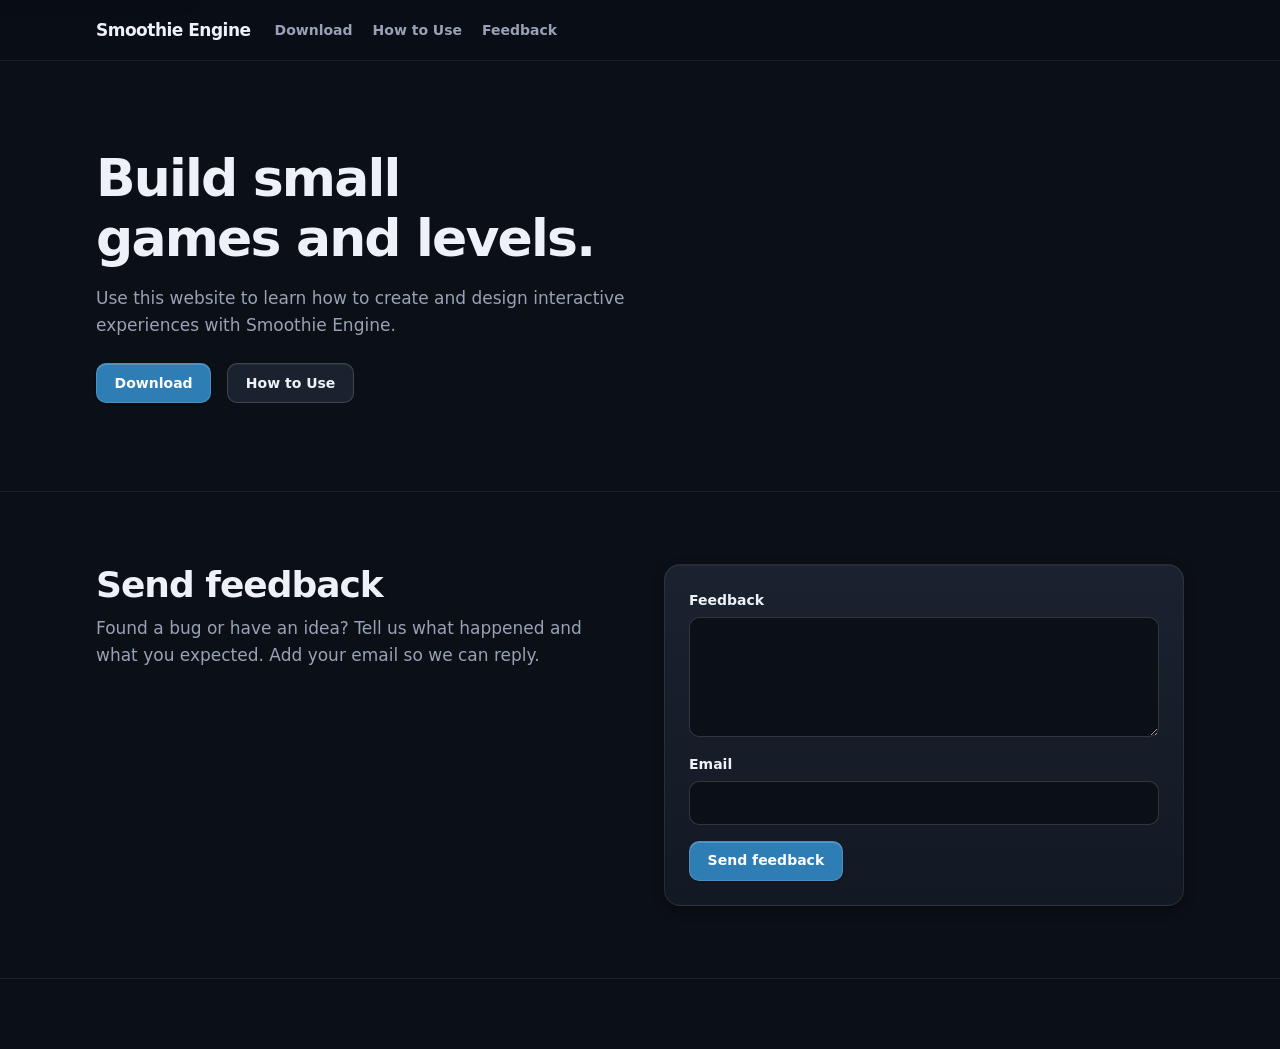
<file: index.html>
<!DOCTYPE html>
<html lang="en">
<head>
  <meta charset="UTF-8">
  <meta name="viewport" content="width=device-width, initial-scale=1">
  <title>Smoothie Engine</title>
  <meta name="description" content="Learn how to build small games and levels with Smoothie Engine.">
  <link rel="stylesheet" href="style.css">
  <style>
    .hero {
      position: relative;
      overflow: hidden;
    }

    .hero .container {
      position: relative;
      z-index: 1;
    }

    .bg-gif {
      position: absolute;
      top: 0;
      right: 0;
      bottom: -40px;
      width: 55%;
      transform: translate(0, -15%);
      object-fit: cover;
      object-position: center right;
      pointer-events: none;
      -webkit-mask-image: linear-gradient(to left, #000 35%, transparent 100%);
      mask-image: linear-gradient(to left, #000 35%, transparent 100%);
    }

    .bg-gif { display: none; }

      @media (min-width: 2160px) {
      .bg-gif { display: block; }
    }
  </style>
  <link rel="icon" type="image/png" href="Smoothie_Engine_Icon.png">
</head>
<body>

  <a class="skip-link" href="#main">Skip to content</a>

  <header class="site-header">
    <div class="container header-inner">
      <a class="brand" href="index.html">Smoothie Engine</a>
      <nav aria-label="Main">
        <ul class="nav-list">
          <li><a href="download.html">Download</a></li>
          <li><a href="wiki.html">How to Use</a></li>
          <li><a href="#feedback">Feedback</a></li>
        </ul>
      </nav>
    </div>
  </header>

  <main id="main">

    <section class="hero">
      <video class="bg-gif" muted loop playsinline preload="none" aria-hidden="true" data-src="Start.mp4"></video>
      <div class="container">
        <h1>Build small games and levels.</h1>
        <p class="lead">Use this website to learn how to create and design interactive experiences with Smoothie Engine.</p>
        <div class="button-row">
          <a class="button" href="download.html">Download</a>
          <a class="button button-secondary" href="wiki.html">How to Use</a>
        </div>
      </div>
    </section>

    <section class="section" id="feedback">
      <div class="container split">
        <div>
          <h2>Send feedback</h2>
          <p class="section-intro">Found a bug or have an idea? Tell us what happened and what you expected. Add your email so we can reply.</p>
        </div>

        <div class="card card-white">
          <form id="feedback-form" class="feedback-form" novalidate>
            <div class="field">
              <label for="f-message">Feedback</label>
              <textarea id="f-message" name="message" required></textarea>
            </div>

            <div class="field">
              <label for="f-email">Email</label>
              <input id="f-email" name="email" type="email" autocomplete="email" required>
            </div>

            <div class="hp" aria-hidden="true">
              <label for="f-website">Leave this empty</label>
              <input id="f-website" name="website" type="text" tabindex="-1" autocomplete="off">
            </div>

            <div class="form-footer">
              <button class="button" type="submit">Send feedback</button>
              <p id="form-status" class="form-status" role="status" aria-live="polite"></p>
            </div>
          </form>
        </div>
      </div>
    </section>

  </main>

  <footer class="site-footer">
    <div class="container footer-inner">
      <ul class="nav-list">
        <li><a href="#"></a></li>
        <li><a href="#"></a></li>
      </ul>
    </div>
  </footer>

  <script>
(function () {
  const video = document.querySelector(".bg-gif");
  const wide = window.matchMedia("(min-width: 1100px)");
  if (!video) return;

  function update() {
    if (wide.matches) {
      if (!video.querySelector("source")) {
        const s = document.createElement("source");
        s.src = video.dataset.src;
        s.type = "video/mp4";
        video.appendChild(s);
        video.load();
      }
      video.play().catch(() => {});
    } else {
      video.pause();
    }
  }

  update();
  wide.addEventListener("change", update);
})();
</script>

</body>
</html>
</file>
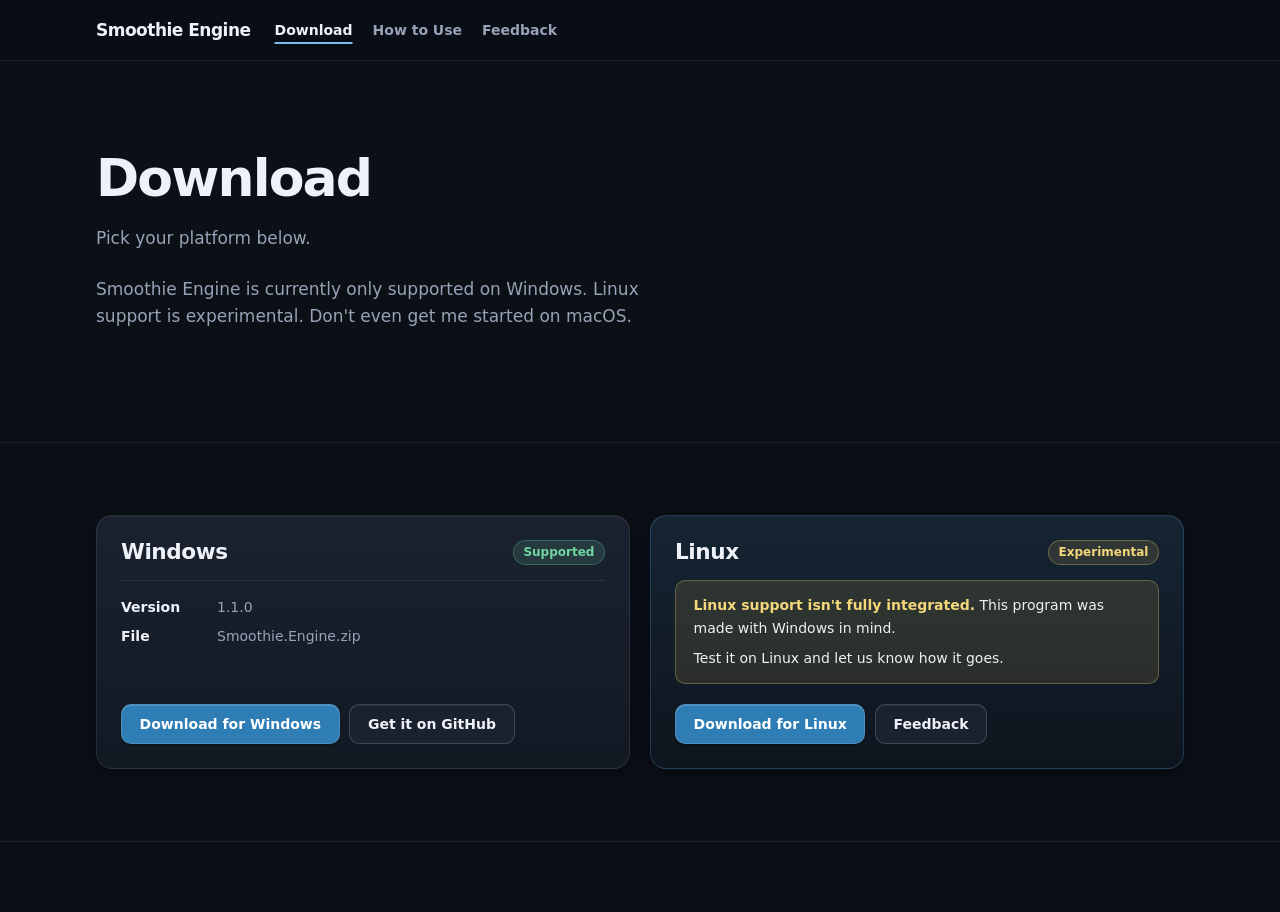
<file: download.html>
<!DOCTYPE html>
<html lang="en">
<head>
  <meta charset="UTF-8">
  <meta name="viewport" content="width=device-width, initial-scale=1">
  <title>Download - Smoothie Engine</title>
  <meta name="description" content="Download Smoothie Engine.">
  <link rel="stylesheet" href="style.css">
  <link rel="icon" type="image/png" href="Smoothie_Engine_Icon.png">
</head>
<body>

  <a class="skip-link" href="#main">Skip to content</a>

  <header class="site-header">
    <div class="container header-inner">
      <a class="brand" href="index.html">Smoothie Engine</a>
      <nav aria-label="Main">
        <ul class="nav-list">
          <li><a href="download.html" aria-current="page">Download</a></li>
          <li><a href="wiki.html">How to Use</a></li>
          <li><a href="index.html#feedback">Feedback</a></li>
        </ul>
      </nav>
    </div>
  </header>

  <main id="main">

    <section class="hero">
      <div class="container">
        <h1>Download</h1>
        <p class="lead">Pick your platform below.</p>
        <p class="lead">Smoothie Engine is currently only supported on Windows. Linux support is experimental. Don't even get me started on macOS.</p>
        <p class="download-count" aria-live="polite">
          <strong id="dl-count">…</strong> <span>downloads</span>
        </p>
      </div>
    </section>

    <section class="section">
      <div class="container">
        <div class="card-grid download-grid">

          <article class="card card-white">
            <div class="card-head">
              <h3>Windows</h3>
              <span class="tag tag-ok">Supported</span>
            </div>
            <dl class="spec">
              <dt>Version</dt><dd>1.1.0</dd>
              <dt>File</dt><dd>Smoothie.Engine.zip</dd>
            </dl>
            <div class="card-actions button-row">
              <a class="button download-button" href="https://github.com/seventyyyyyyfour-cell/Smoothie-Engine/releases/download/1.1.0/Smoothie.Engine.exe">Download for Windows</a>
              <a class="button button-secondary" href="https://github.com/seventyyyyyyfour-cell/Smoothie-Engine/releases/tag/MainUpdate" target="_blank" rel="noopener">Get it on GitHub</a>
            </div>
          </article>

          <article class="card card-blue">
            <div class="card-head">
              <h3>Linux</h3>
              <span class="tag tag-warn">Experimental</span>
            </div>
            <div class="callout" role="note">
              <p><strong>Linux support isn't fully integrated.</strong> This program was made with Windows in mind.</p>
              <p>Test it on Linux and let us know how it goes.</p>
            </div>
            <div class="card-actions button-row">
              <a class="button download-button" href="https://github.com/seventyyyyyyfour-cell/Smoothie-Engine/releases/download/1.1.0/Smoothie.Engine.exe">Download for Linux</a>
              <a class="button button-secondary" href="index.html#feedback" target="_blank" rel="noopener">Feedback</a>
            </div>
          </article>

        </div>
      </div>
    </section>

  </main>

  <footer class="site-footer">
    <div class="container footer-inner">
      <ul class="nav-list">
        <li><a href="#"></a></li>
        <li><a href="#"></a></li>
      </ul>
    </div>
  </footer>

  <script>
  (function () {
    const REPO = "seventyyyyyyfour-cell/Smoothie-Engine";
    const TAG = "MainUpdate";
    const ASSET = "Smoothie.Engine.zip";
    const CACHE_KEY = "dl-count-cache";
    const CACHE_MS = 10 * 60 * 1000;

    const el = document.getElementById("dl-count");
    if (!el) return;

    const show = (n) => { el.textContent = Number(n).toLocaleString(); };

    try {
      const cached = JSON.parse(localStorage.getItem(CACHE_KEY));
      if (cached && Date.now() - cached.time < CACHE_MS) {
        show(cached.count);
        return;
      }
    } catch (e) {}

    fetch(`https://api.github.com/repos/${REPO}/releases/tags/${TAG}`)
      .then((r) => {
        if (!r.ok) throw new Error("GitHub API error " + r.status);
        return r.json();
      })
      .then((release) => {
        const asset = release.assets.find((a) => a.name === ASSET);
        if (!asset) throw new Error("Asset not found");
        show(asset.download_count);
        try {
          localStorage.setItem(CACHE_KEY, JSON.stringify({
            count: asset.download_count,
            time: Date.now()
          }));
        } catch (e) {}
      })
      .catch(() => {
        el.parentElement.style.display = "none";
      });
  })();
  </script>

</body>
</html>
</file>
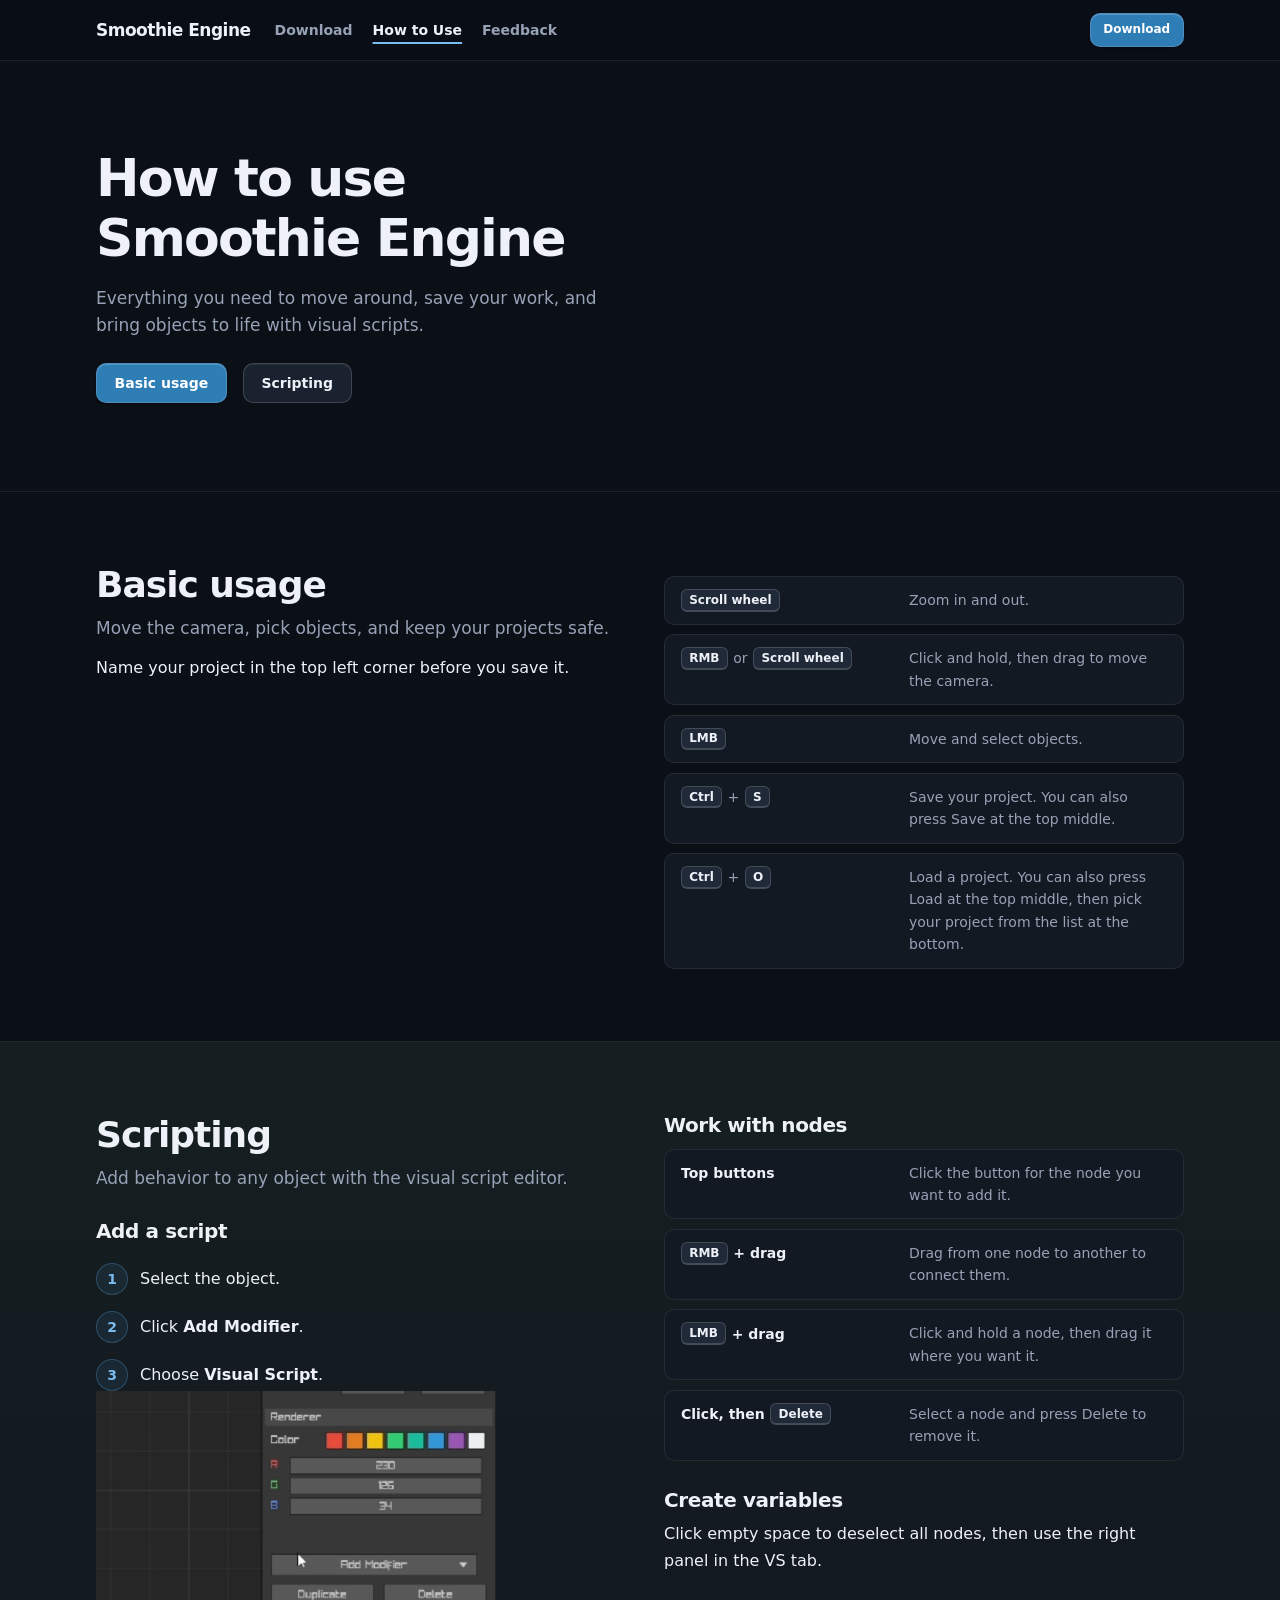
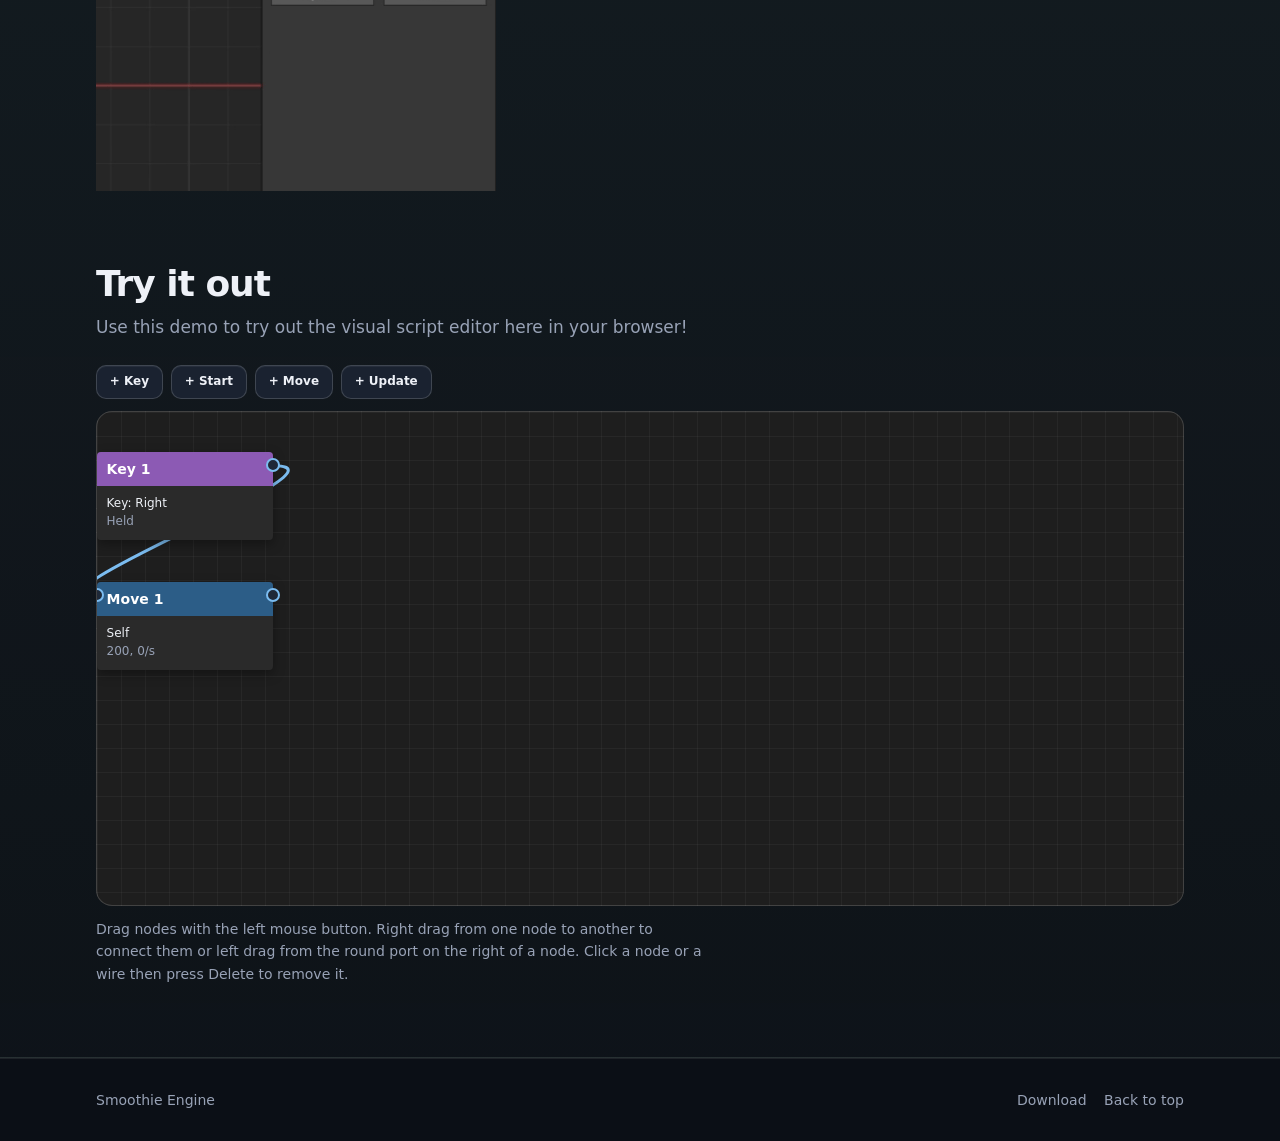
<file: wiki.html>
<!DOCTYPE html>
<html lang="en">
<head>
  <meta charset="UTF-8">
  <meta name="viewport" content="width=device-width, initial-scale=1">
  <title>How to Use – Smoothie Engine</title>
  <meta name="description" content="Learn how to use Smoothie Engine: camera and mouse controls, saving and loading projects, and visual scripting.">
  <link rel="stylesheet" href="style.css">
  <link rel="stylesheet" href="node-demo.css">
  <link rel="icon" type="image/png" href="Smoothie_Engine_Icon.png">
</head>
<body>

  <a class="skip-link" href="#main">Skip to content</a>

  <header class="site-header">
    <div class="container header-inner">
      <a class="brand" href="index.html">Smoothie Engine</a>
      <nav aria-label="Main">
        <ul class="nav-list">
          <li><a href="download.html">Download</a></li>
          <li><a href="wiki.html" aria-current="page">How to Use</a></li>
          <li><a href="index.html#feedback">Feedback</a></li>
        </ul>
      </nav>
      <a class="button button-small" href="download.html">Download</a>
    </div>
  </header>

  <main id="main">

    <section class="hero">
      <div class="container">
        <h1>How to use Smoothie Engine</h1>
        <p class="lead">Everything you need to move around, save your work, and bring objects to life with visual scripts.</p>
        <div class="button-row">
          <a class="button" href="#basic-usage">Basic usage</a>
          <a class="button button-secondary" href="#scripting">Scripting</a>
        </div>
      </div>
    </section>

    <section id="basic-usage" class="section">
      <div class="container split">
        <div class="sticky-col">
          <h2>Basic usage</h2>
          <p class="section-intro">Move the camera, pick objects, and keep your projects safe.</p>
          <p class="prose">Name your project in the top left corner before you save it.</p>
        </div>

        <dl class="controls">
          <div class="control">
            <dt><kbd>Scroll wheel</kbd></dt>
            <dd>Zoom in and out.</dd>
          </div>
          <div class="control">
            <dt><kbd>RMB</kbd> <span class="key-sep">or</span> <kbd>Scroll wheel</kbd></dt>
            <dd>Click and hold, then drag to move the camera.</dd>
          </div>
          <div class="control">
            <dt><kbd>LMB</kbd></dt>
            <dd>Move and select objects.</dd>
          </div>
          <div class="control">
            <dt><kbd>Ctrl</kbd> <span class="key-sep">+</span> <kbd>S</kbd></dt>
            <dd>Save your project. You can also press Save at the top middle.</dd>
          </div>
          <div class="control">
            <dt><kbd>Ctrl</kbd> <span class="key-sep">+</span> <kbd>O</kbd></dt>
            <dd>Load a project. You can also press Load at the top middle, then pick your project from the list at the bottom.</dd>
          </div>
        </dl>
      </div>
    </section>

    <section id="scripting" class="section section-mint">
      <div class="container split">
        <div class="sticky-col">
          <h2>Scripting</h2>
          <p class="section-intro">Add behavior to any object with the visual script editor.</p>

          <h3 class="subhead">Add a script</h3>
          <ol class="steps">
            <li>Select the object.</li>
            <li>Click <strong>Add Modifier</strong>.</li>
            <li>Choose <strong>Visual Script</strong>.</li>
          </ol>
          <img src="VSAdd.gif" alt="Visual Script Add" class="screenshot" width="400" height="225">
        </div>

        <div>
          <h3 class="subhead">Work with nodes</h3>
          <dl class="controls">
            <div class="control">
              <dt>Top buttons</dt>
              <dd>Click the button for the node you want to add it.</dd>
            </div>
            <div class="control">
              <dt><kbd>RMB</kbd> + drag</dt>
              <dd>Drag from one node to another to connect them.</dd>
            </div>
            <div class="control">
              <dt><kbd>LMB</kbd> + drag</dt>
              <dd>Click and hold a node, then drag it where you want it.</dd>
            </div>
            <div class="control">
              <dt>Click, then <kbd>Delete</kbd></dt>
              <dd>Select a node and press Delete to remove it.</dd>
            </div>
          </dl>

          <h3 class="subhead">Create variables</h3>
          <p class="prose">Click empty space to deselect all nodes, then use the right panel in the VS tab.</p>
        </div>
      </div>

      <div class="container" style="margin-top: var(--section-space);">
        <div class="sticky-col">
          <h2>Try it out</h2>
          <p class="section-intro">Use this demo to try out the visual script editor here in your browser!</p>
        </div>

        <div style="margin-top: 1.5rem;">
          <div class="node-toolbar" role="toolbar" aria-label="Add a node">
            <button type="button" class="button button-small button-secondary" data-add-node="key">+ Key</button>
            <button type="button" class="button button-small button-secondary" data-add-node="start">+ Start</button>
            <button type="button" class="button button-small button-secondary" data-add-node="move">+ Move</button>
            <button type="button" class="button button-small button-secondary" data-add-node="update">+ Update</button>
          </div>

          <div id="node-demo" class="node-demo" tabindex="0" aria-label="Visual script demo">
            <svg class="node-wires" aria-hidden="true"></svg>
          </div>

          <p class="node-hint">Drag nodes with the left mouse button. Right drag from one node to another to connect them or left drag from the round port on the right of a node. Click a node or a wire then press Delete to remove it.</p>
        </div>
      </div>
    </section>

  </main>

  <footer class="site-footer">
    <div class="container footer-inner">
      <span>Smoothie Engine</span>
      <ul class="nav-list">
        <li><a href="download.html">Download</a></li>
        <li><a href="#main">Back to top</a></li>
      </ul>
    </div>
  </footer>

  <script src="node-demo.js" defer></script>
</body>
</html>
</file>
<file: style.css>
/* I HATE CSSS IT DESERVES TO NEVER LIVE AGAIN NO THIS TOOK ME HOURS STOP IT NO */

/* Design tokens */
:root {
  color-scheme: dark;

  /* Surfaces */
  --bg: #0b0f16;
  --surface: #131923;
  --surface-alt: #1a2230;
  --surface-raised: #1f2938;

  /* Brand colors */
  --mint: #8fd0ad;
  --mint-deep: #5fb98b;
  --mint-tint: rgb(143 208 173 / 0.08);
  --navy-tint: rgb(90 169 230 / 0.08);
  --blue: #2f7db5;
  --blue-hover: #3a8ccb;
  --blue-bright: #7bbcf0;
  --blue-tint: rgb(90 169 230 / 0.09);

  /* Warning */
  --warn: rgb(244 205 90 / 0.12);
  --warn-text: #f3d77a;

  /* Text */
  --ink: #eef1f7;
  --muted: #98a2b6;
  --text-primary: var(--ink);
  --text-secondary: var(--muted);

  /* Borders, focus, status */
  --border-color: rgb(255 255 255 / 0.08);
  --border-strong: rgb(255 255 255 / 0.16);
  --focus-color: var(--blue-bright);
  --success: #6fd6a0;
  --error: #ff8a80;

  /* Typography */
  --font-body: ui-sans-serif, system-ui, -apple-system, BlinkMacSystemFont,
    "Segoe UI", Roboto, "Helvetica Neue", Arial, sans-serif;
  --text-xs: 0.75rem;
  --text-sm: 0.875rem;
  --text-base: 1rem;
  --text-lg: 1.0625rem;
  --text-xl: 1.25rem;
  --leading-tight: 1.15;
  --leading-body: 1.6;

  /* Layout */
  --measure: 36rem;
  --max-width: 68rem;
  --gutter: clamp(1rem, 4vw, 2rem);
  --section-space: clamp(2.5rem, 6vw, 4.5rem);
  --header-height: 3.75rem;

  /* Shape */
  --radius: 10px;
  --radius-lg: 16px;
  --border-width: 1px;
  --border: var(--border-width) solid var(--border-color);

  /* Shadows */
  --shadow-sm: 0 1px 2px rgb(0 0 0 / 0.4);
  --shadow-md:
    0 4px 12px rgb(0 0 0 / 0.35),
    inset 0 1px 0 rgb(255 255 255 / 0.04);
  --shadow-lg:
    0 12px 32px rgb(0 0 0 / 0.5),
    inset 0 1px 0 rgb(255 255 255 / 0.06);

  /* Motion */
  --ease-out: cubic-bezier(0.2, 0.8, 0.2, 1);
  --duration-fast: 140ms;
  --duration-normal: 220ms;
}


/* Reset and base */
*,
*::before,
*::after {
  box-sizing: border-box;
}

* {
  margin: 0;
}

html {
  -webkit-text-size-adjust: 100%;
  scroll-behavior: smooth;
  scroll-padding-top: calc(var(--header-height) + 1rem);
  background: var(--bg);
}

body {
  min-height: 100vh;
  min-height: 100svh;
  display: flex;
  flex-direction: column;
  background: var(--bg);
  color: var(--text-primary);
  font-family: var(--font-body);
  font-size: var(--text-base);
  line-height: var(--leading-body);
  -webkit-font-smoothing: antialiased;
  text-rendering: optimizeLegibility;
}

main {
  flex: 1;
  min-width: 0;
}

img,
svg,
video {
  display: block;
  max-width: 100%;
  height: auto;
}

button,
input,
select,
textarea {
  font: inherit;
}

button {
  color: inherit;
}

button,
a {
  -webkit-tap-highlight-color: transparent;
}

a {
  color: var(--blue-bright);
  text-underline-offset: 0.2em;
  text-decoration-thickness: 1px;
}

a:hover {
  text-decoration-thickness: 2px;
}

::selection {
  background: rgb(123 188 240 / 0.35);
  color: #fff;
}

:focus {
  outline: none;
}

:focus-visible {
  outline: 2px solid var(--focus-color);
  outline-offset: 3px;
  border-radius: 4px;
}

[hidden] {
  display: none !important;
}


/* Typography */
h1, h2, h3, h4, h5, h6 {
  color: var(--ink);
  font-weight: 700;
  line-height: var(--leading-tight);
  letter-spacing: -0.02em;
  text-wrap: balance;
}

h1 {
  max-width: 20ch;
  font-size: clamp(2rem, 3.5vw + 1rem, 3.25rem);
  letter-spacing: -0.035em;
}

h2 {
  max-width: 28ch;
  font-size: clamp(1.5rem, 2vw + 0.9rem, 2.25rem);
  letter-spacing: -0.028em;
}

h3 {
  margin-bottom: 0.5rem;
  font-size: clamp(1.05rem, 0.8vw + 0.9rem, 1.25rem);
}

h4 {
  font-size: 1rem;
}

p {
  max-width: 68ch;
}

p + p {
  margin-top: 0.75rem;
}

small,
.text-small {
  font-size: var(--text-sm);
}

strong,
b {
  font-weight: 650;
}

.prose {
  max-width: var(--measure);
  font-size: var(--text-base);
  line-height: 1.7;
  overflow-wrap: anywhere;
}

.prose > * + * {
  margin-top: 1rem;
}

.section-intro {
  max-width: 38rem;
  margin-top: 0.6rem;
  color: var(--text-secondary);
  font-size: var(--text-lg);
  line-height: 1.6;
}

.lead {
  max-width: var(--measure);
  margin-block: 1rem 1.5rem;
  color: var(--text-secondary);
  font-size: var(--text-lg);
  line-height: 1.6;
}

.subhead {
  margin-top: 1.75rem;
}

.sticky-col .subhead:first-child,
.split > div > .subhead:first-child {
  margin-top: 0;
}


/* Layout */
.container {
  width: min(calc(100% - 2 * var(--gutter)), var(--max-width));
  margin-inline: auto;
}

.section {
  padding-block: var(--section-space);
}

.section-mint {
  background: linear-gradient(180deg, var(--mint-tint), rgb(143 208 173 / 0.02));
  border-block: var(--border);
}
.section-navy {
  background: linear-gradient(180deg, var(--navy-tint), rgba(148, 143, 208, 0.02));
  border-block: var(--border);
}

.split {
  display: grid;
  grid-template-columns: minmax(0, 1fr);
  gap: clamp(1.5rem, 4vw, 3rem);
}

.split > * {
  min-width: 0;
}

@media (min-width: 52rem) {
  .split {
    grid-template-columns: repeat(2, minmax(0, 1fr));
    align-items: start;
  }
}

.sticky-col {
  min-width: 0;
  align-self: start;
}

@media (min-width: 64rem) {
  .sticky-col {
    position: sticky;
    top: calc(var(--header-height) + 1.5rem);
  }
}

.button-row {
  display: flex;
  flex-wrap: wrap;
  align-items: center;
  gap: 0.75rem 1rem;
}

.stack {
  display: flex;
  flex-direction: column;
  gap: 0.75rem;
}

.text-muted {
  color: var(--text-secondary);
}

.text-center {
  text-align: center;
}

.text-center > h1,
.text-center > h2,
.text-center > p {
  margin-inline: auto;
}

.text-center .button-row {
  justify-content: center;
}

.anchor-target {
  scroll-margin-top: calc(var(--header-height) + 1rem);
}

.skip-link {
  position: fixed;
  z-index: 100;
  top: 0.75rem;
  left: 0.75rem;
  padding: 0.6rem 0.9rem;
  transform: translateY(-200%);
  background: var(--ink);
  color: var(--bg);
  border-radius: var(--radius);
  box-shadow: var(--shadow-lg);
  font-weight: 650;
  text-decoration: none;
}

.skip-link:focus,
.skip-link:focus-visible {
  transform: translateY(0);
}


/* Header */
.site-header {
  position: sticky;
  top: 0;
  z-index: 50;
  background: rgb(11 15 22 / 0.72);
  -webkit-backdrop-filter: saturate(160%) blur(16px);
  backdrop-filter: saturate(160%) blur(16px);
  border-bottom: var(--border);
}

.header-inner {
  min-height: var(--header-height);
  display: flex;
  align-items: center;
  gap: 1.5rem;
}

.header-inner nav {
  margin-right: auto;
}

.brand {
  flex-shrink: 0;
  color: var(--ink);
  font-size: 1.0625rem;
  font-weight: 750;
  letter-spacing: -0.03em;
  line-height: 1.2;
  text-decoration: none;
}

.brand:hover {
  text-decoration: none;
}

.nav-list {
  display: flex;
  align-items: center;
  flex-wrap: wrap;
  gap: 0.25rem 1.25rem;
  padding: 0;
  list-style: none;
}

.nav-list a {
  display: inline-block;
  padding-block: 0.35rem;
  color: var(--text-secondary);
  font-size: var(--text-sm);
  font-weight: 550;
  text-decoration: none;
  transition: color var(--duration-fast) ease;
}

.nav-list a:hover {
  color: var(--ink);
  text-decoration: none;
}

.nav-list a[aria-current="page"] {
  color: var(--ink);
  text-decoration: underline;
  text-decoration-color: var(--blue-bright);
  text-decoration-thickness: 2px;
  text-underline-offset: 0.5em;
}

.header-actions {
  display: flex;
  align-items: center;
  gap: 0.5rem;
  margin-left: auto;
}

@media (max-width: 52rem) {
  .header-inner {
    gap: 1rem;
    justify-content: space-between;
  }

  .header-inner nav {
    display: none;
  }

  .header-actions {
    margin-left: auto;
  }
}


/* Buttons */
.button {
  min-height: 2.5rem;
  display: inline-flex;
  align-items: center;
  justify-content: center;
  gap: 0.5rem;
  padding: 0.5rem 1.1rem;
  background: var(--blue);
  color: #fff;
  border: 1px solid rgb(255 255 255 / 0.14);
  border-radius: var(--radius);
  box-shadow:
    0 1px 2px rgb(0 0 0 / 0.4),
    inset 0 1px 0 rgb(255 255 255 / 0.18);
  font-family: inherit;
  font-size: var(--text-sm);
  font-weight: 650;
  line-height: 1.3;
  text-align: center;
  text-decoration: none;
  cursor: pointer;
  transition:
    transform var(--duration-fast) var(--ease-out),
    box-shadow var(--duration-fast) var(--ease-out),
    background-color var(--duration-fast) ease,
    border-color var(--duration-fast) ease;
}

.download-button {
  position: relative;
  isolation: isolate;
  overflow: hidden;
}

.button:hover {
  transform: scale(1.1);
}

.button:focus-visible {
  outline-offset: 3px;
  border-radius: var(--radius);
}

.button:active {
  transform: scale(0.95);
}

.button:disabled,
.button[aria-disabled="true"] {
  opacity: 0.5;
  cursor: not-allowed;
  transform: none;
}

.button-small {
  min-height: 2.125rem;
  padding: 0.35rem 0.8rem;
  font-size: var(--text-xs);
}

.button-secondary {
  background: var(--surface-alt);
  color: var(--ink);
  border-color: var(--border-strong);
  box-shadow: inset 0 1px 0 rgb(255 255 255 / 0.05);
}

.button-secondary:hover {
  background: var(--surface-raised);
  color: var(--ink);
}

.download-button {
  position: relative;
  isolation: isolate;
  overflow: hidden;
  background: var(--blue);
  transition: transform var(--duration-fast) var(--ease-out);
}

.download-button::before {
  content: "";
  position: absolute;
  inset: 0;

  background: linear-gradient(
    90deg,
    rgba(0, 255, 149, 1) 0%,
    rgba(250, 173, 255, 1) 32%,
    rgba(133, 165, 255, 1) 69%,
    rgba(0, 255, 149, 1) 100%
  );

  background-size: 200% 100%;
  background-position: 0% 50%;

  opacity: 0;
  transition: opacity var(--duration-fast) ease;
  z-index: -1;
}

.download-button:hover {
  transform: scale(1.1);
}

.download-button:hover::before {
  opacity: 1;
  animation: gradient-flow 3s linear infinite;
}

.download-button:active {
  transform: scale(0.95);
}

@keyframes gradient-flow {
  from {
    background-position: 0% 50%;
  }

  to {
    background-position: 200% 50%;
  }
}

.button-row .button {
  flex-shrink: 0;
}

button.button {
  font-family: inherit;
  font-weight: 650;
  cursor: pointer;
}

button.button:disabled {
  opacity: 0.6;
  cursor: wait;
  transform: none;
}

@media (hover: hover) and (pointer: fine) {
  .button:hover:not(:disabled):not([aria-disabled="true"]) {
    background: var(--blue-hover);
    box-shadow:
      0 0 0 4px rgb(90 169 230 / 0.15),
      inset 0 1px 0 rgb(255 255 255 / 0.2);
  }

  .button-secondary:hover:not(:disabled) {
    background: var(--surface-raised);
    border-color: rgb(255 255 255 / 0.26);
    box-shadow: inset 0 1px 0 rgb(255 255 255 / 0.06);
  }
}


/* Hero */
.hero {
  position: relative;
  overflow: clip;
  padding-block: clamp(3rem, 8vw, 5.5rem);
  background: var(--bg);
  border-bottom: var(--border);
}

.hero .container {
  position: relative;
  z-index: 1;
}

.hero h1 {
  max-width: 18ch;
}

.hero .lead {
  max-width: 34rem;
}

.hero .button-row {
  margin-top: 1.5rem;
}

.hero-eyebrow {
  display: inline-flex;
  align-items: center;
  gap: 0.5rem;
  margin-bottom: 1rem;
  padding: 0.25rem 0.7rem;
  background: var(--mint-tint);
  color: var(--mint);
  border: 1px solid rgb(143 208 173 / 0.25);
  border-radius: 999px;
  font-size: var(--text-xs);
  font-weight: 600;
}

.hero-note {
  margin-top: 1rem;
  color: var(--text-secondary);
  font-size: var(--text-sm);
}


/* Cards */
.card-grid {
  display: grid;
  grid-template-columns: repeat(auto-fit, minmax(min(100%, 15rem), 1fr));
  gap: clamp(0.875rem, 2vw, 1.25rem);
  margin-top: clamp(1.5rem, 4vw, 2rem);
}

.card-grid > * {
  min-width: 0;
}

.card {
  min-width: 0;
  display: flex;
  flex-direction: column;
  padding: clamp(1rem, 2.5vw, 1.5rem);
  border: var(--border);
  border-radius: var(--radius-lg);
  box-shadow: var(--shadow-md);
  overflow-wrap: anywhere;
  transition:
    transform var(--duration-fast) var(--ease-out),
    box-shadow var(--duration-fast) var(--ease-out),
    border-color var(--duration-fast) ease;
}

.card > :first-child {
  margin-top: 0;
}

.card h3 {
  margin-bottom: 0.5rem;
}

.card p {
  color: var(--text-secondary);
  font-size: var(--text-sm);
  line-height: 1.6;
}

.card p + p {
  margin-top: 0.6rem;
}

/* Card color variants */
.card-white {
  background: linear-gradient(180deg, var(--surface-alt), var(--surface));
}

.card-mint {
  background: linear-gradient(180deg, rgb(143 208 173 / 0.12), rgb(143 208 173 / 0.04));
  border-color: rgb(143 208 173 / 0.22);
}

.card-blue {
  background: linear-gradient(180deg, rgb(90 169 230 / 0.14), rgb(90 169 230 / 0.04));
  border-color: rgb(90 169 230 / 0.24);
}

/* Card pieces */
.card-head {
  display: flex;
  align-items: flex-start;
  justify-content: space-between;
  flex-wrap: wrap;
  gap: 0.5rem 0.75rem;
  margin-bottom: 0.9rem;
}

.card-head h3 {
  margin-bottom: 0;
  font-size: clamp(1.1rem, 1.2vw + 0.85rem, 1.35rem);
}

.card-link {
  margin-top: auto;
  padding-top: 1.25rem;
  color: var(--blue-bright);
  font-weight: 650;
  font-size: var(--text-sm);
  text-decoration-thickness: 1px;
  text-underline-offset: 0.25em;
}

.card-link:hover {
  color: #a5d3f7;
}

.card-actions {
  display: flex;
  flex-wrap: wrap;
  align-items: center;
  gap: 0.6rem;
  margin-top: auto;
  padding-top: 1.25rem;
}

.card-actions .button {
  max-width: 100%;
}

/* Clickable cards */
.card-interactive {
  color: inherit;
  text-decoration: none;
  cursor: pointer;
}

.card-interactive:hover {
  color: inherit;
  text-decoration: none;
}

.card-interactive:focus-visible {
  outline-offset: 4px;
  border-radius: var(--radius-lg);
}

@media (hover: hover) and (pointer: fine) {
  .card-interactive:hover {
    transform: translateY(-2px);
    box-shadow: var(--shadow-lg);
    border-color: var(--border-strong);
  }
}


/* Tags, download block, specs, callouts */
.tag {
  flex: none;
  display: inline-flex;
  align-items: center;
  justify-content: center;
  padding: 0.1rem 0.6rem;
  color: var(--ink);
  border: 1px solid var(--border-strong);
  border-radius: 999px;
  font-size: var(--text-xs);
  font-weight: 650;
  line-height: 1.6;
}

.tag-ok {
  background: rgb(111 214 160 / 0.14);
  color: var(--success);
  border-color: rgb(111 214 160 / 0.3);
}

.tag-warn {
  background: var(--warn);
  color: var(--warn-text);
  border-color: rgb(243 215 122 / 0.3);
}

.download-count {
  width: fit-content;
  max-width: 100%;
  display: inline-flex;
  align-items: baseline;
  flex-wrap: wrap;
  gap: 0.5rem;
  padding: 0.5rem 0.85rem;
  background: var(--surface);
  color: var(--text-secondary);
  border: var(--border);
  border-radius: var(--radius);
  font-size: var(--text-sm);
  font-weight: 550;
}

.download-count strong {
  color: var(--ink);
  font-size: clamp(1.25rem, 2vw, 1.5rem);
  font-weight: 750;
  line-height: 1;
  letter-spacing: -0.03em;
  font-variant-numeric: tabular-nums;
}

.download-grid {
  margin-top: 0;
}

.download-grid .card {
  min-height: 0;
}

.download-grid .card-actions {
  margin-top: auto;
}

.spec {
  display: grid;
  grid-template-columns: minmax(5rem, auto) minmax(0, 1fr);
  gap: 0.5rem 1rem;
  padding-top: 1rem;
  border-top: var(--border);
  font-size: var(--text-sm);
  line-height: 1.55;
}

.spec + .spec {
  margin-top: 1rem;
}

.spec dt {
  font-weight: 650;
}

.spec dd {
  min-width: 0;
  margin: 0;
  color: var(--text-secondary);
  overflow-wrap: anywhere;
  word-break: normal;
}

.callout {
  padding: 0.85rem 1.1rem;
  background: var(--warn);
  color: var(--ink);
  border: 1px solid rgb(243 215 122 / 0.28);
  border-radius: var(--radius);
}

.callout p {
  color: var(--ink);
  font-size: var(--text-sm);
}

.callout p + p {
  margin-top: 0.5rem;
}

.callout strong {
  color: var(--warn-text);
  font-weight: 700;
}

.callout a {
  color: var(--warn-text);
  font-weight: 650;
}


/* Controls (keys) and steps */
.controls {
  display: grid;
  gap: 0.6rem;
  margin-top: 0.75rem;
}

.control {
  display: grid;
  grid-template-columns: minmax(9rem, 13rem) minmax(0, 1fr);
  gap: 0.4rem 1.25rem;
  align-items: start;
  min-width: 0;
  padding: 0.75rem 1rem;
  background: var(--surface);
  border: var(--border);
  border-radius: var(--radius);
}

.control dt {
  display: flex;
  flex-wrap: wrap;
  align-items: center;
  gap: 0.35rem;
  font-weight: 650;
  font-size: var(--text-sm); /* was stranded outside the rule: the CSS bug */
}

.control dd {
  min-width: 0;
  margin: 0;
  color: var(--text-secondary);
  font-size: var(--text-sm);
  overflow-wrap: anywhere;
}

.control dd p + p {
  margin-top: 0.5rem;
}

kbd {
  display: inline-block;
  padding: 0.05rem 0.45rem;
  background: var(--surface-raised);
  color: var(--ink);
  border: 1px solid var(--border-strong);
  border-bottom-width: 2px;
  border-radius: 6px;
  font-family: var(--font-body);
  font-size: var(--text-xs);
  font-weight: 650;
  line-height: 1.5;
  white-space: nowrap;
}

.key-sep {
  color: var(--text-secondary);
  font-weight: 500;
}

.steps {
  display: grid;
  gap: 1rem;
  margin-top: 1.25rem;
  padding: 0;
  list-style: none;
  counter-reset: step;
}

.steps li {
  position: relative;
  min-height: 2rem;
  padding: 0.2rem 0 0 2.75rem;
  font-size: var(--text-base);
  line-height: 1.6;
  counter-increment: step;
}

.steps li::before {
  content: counter(step);
  position: absolute;
  top: 0;
  left: 0;
  display: grid;
  place-items: center;
  width: 2rem;
  height: 2rem;
  background: var(--blue-tint);
  color: var(--blue-bright);
  border: 1px solid rgb(90 169 230 / 0.3);
  border-radius: 999px;
  font-size: var(--text-sm);
  font-weight: 700;
  font-variant-numeric: tabular-nums;
}

.steps li > :first-child {
  margin-top: 0;
}


/* Forms */
.feedback-form {
  display: grid;
  gap: 1rem;
}

.field {
  display: grid;
  gap: 0.35rem;
  min-width: 0;
}

.field label {
  color: var(--ink);
  font-size: var(--text-sm);
  font-weight: 650;
}

.field input,
.field select,
.field textarea {
  width: 100%;
  min-width: 0;
  min-height: 2.5rem;
  padding: 0.55rem 0.75rem;
  background: var(--bg);
  color: var(--ink);
  border: 1px solid var(--border-strong);
  border-radius: var(--radius);
  font: inherit;
  font-size: var(--text-base);
  line-height: 1.5;
  transition:
    border-color var(--duration-fast) ease,
    box-shadow var(--duration-fast) ease;
}

.field textarea {
  min-height: 7.5rem;
  resize: vertical;
}

.field input::placeholder,
.field textarea::placeholder {
  color: #6c7589;
  opacity: 1;
}

.field input:hover,
.field select:hover,
.field textarea:hover {
  border-color: rgb(255 255 255 / 0.26);
}

.field input:focus-visible,
.field select:focus-visible,
.field textarea:focus-visible {
  outline: none;
  border-color: var(--blue-bright);
  box-shadow: 0 0 0 3px rgb(123 188 240 / 0.22);
}

.field input:disabled,
.field select:disabled,
.field textarea:disabled {
  opacity: 0.55;
  cursor: not-allowed;
}

.field input[aria-invalid="true"],
.field select[aria-invalid="true"],
.field textarea[aria-invalid="true"] {
  border-color: var(--error);
}

.field-help {
  color: var(--text-secondary);
  font-size: var(--text-sm);
}

.field-error {
  color: var(--error);
  font-size: var(--text-sm);
  font-weight: 600;
}

/* Honeypot: hidden from people, visible to bots */
.hp {
  position: absolute !important;
  left: -9999px !important;
  width: 1px !important;
  height: 1px !important;
  overflow: hidden !important;
  clip-path: inset(50%);
  white-space: nowrap;
}

.form-footer {
  display: flex;
  flex-wrap: wrap;
  align-items: center;
  gap: 0.75rem 1.25rem;
}

.form-status {
  margin: 0;
  font-size: var(--text-sm);
  font-weight: 600;
  overflow-wrap: anywhere;
}

.form-status:empty {
  display: none;
}

.card .form-status.is-ok {
  color: var(--success);
}

.card .form-status.is-error {
  color: var(--error);
}


/* Call to action and footer */
.cta {
  padding-block: clamp(2.5rem, 7vw, 4.5rem);
  color: var(--ink);
  background:
    radial-gradient(40rem 18rem at 50% 120%, rgb(47 125 181 / 0.35), transparent 70%),
    var(--surface);
  border-top: var(--border);
}

.cta h1,
.cta h2,
.cta h3,
.cta h4 {
  color: #fff;
}

.cta .lead,
.cta .section-intro {
  color: var(--text-secondary);
}

.cta .lead a,
.cta a:not(.button) {
  color: var(--blue-bright);
}

.cta .button-secondary {
  background: var(--surface-raised);
  color: var(--ink);
}

.cta .button:focus-visible {
  outline-color: var(--mint);
}

.site-footer {
  padding-block: 1.5rem;
  background: var(--bg);
  color: var(--text-secondary);
  border-top: var(--border);
  font-size: var(--text-sm);
}

.site-footer a {
  color: var(--text-secondary);
}

.site-footer a:hover {
  color: var(--ink);
}

.site-footer .nav-list {
  gap: 0.4rem 1.1rem;
}

.site-footer .nav-list a {
  color: inherit;
  font-weight: 500;
}

.site-footer .nav-list a:hover {
  color: var(--ink);
}

.footer-inner {
  display: flex;
  flex-wrap: wrap;
  justify-content: space-between;
  align-items: center;
  gap: 1rem 2rem;
}

.footer-inner > * {
  min-width: 0;
}

.footer-inner .nav-list {
  justify-content: flex-end;
}

.footer-copy {
  max-width: 36rem;
}

@media (max-width: 40rem) {
  .footer-inner {
    flex-direction: column;
    align-items: flex-start;
  }

  .footer-inner .nav-list {
    justify-content: flex-start;
  }
}


/* Tables and code */
.table-wrap {
  max-width: 100%;
  overflow-x: auto;
  background: var(--surface);
  border: var(--border);
  border-radius: var(--radius-lg);
}

table {
  width: 100%;
  border-collapse: collapse;
  text-align: left;
  font-size: var(--text-sm);
}

th,
td {
  padding: 0.6rem 0.9rem;
  border-bottom: var(--border);
  vertical-align: top;
}

th {
  background: var(--surface-alt);
  color: var(--ink);
  font-weight: 650;
}

td {
  overflow-wrap: anywhere;
}

tbody tr:last-child td {
  border-bottom: 0;
}

tbody tr:nth-child(even) {
  background: rgb(255 255 255 / 0.02);
}

pre,
code {
  font-family: ui-monospace, SFMono-Regular, Menlo, Monaco, Consolas,
    "Liberation Mono", monospace;
}

pre {
  max-width: 100%;
  overflow-x: auto;
  padding: 0.85rem 1rem;
  background: #070a10;
  color: #dfe5f0;
  border: var(--border);
  border-radius: var(--radius);
  font-size: var(--text-sm);
  line-height: 1.65;
}

:not(pre) > code {
  padding: 0.1em 0.35em;
  background: var(--surface-raised);
  color: var(--blue-bright);
  border-radius: 4px;
  font-size: 0.9em;
  overflow-wrap: anywhere;
}


/* Responsive */
@media (max-width: 52rem) {
  :root {
    --header-height: 3.5rem;
  }

  .split {
    gap: 1.5rem;
  }

  .sticky-col {
    position: static;
  }
}

@media (max-width: 40rem) {
  :root {
    --gutter: 1rem;
    --section-space: clamp(2.25rem, 9vw, 3.5rem);
  }

  .hero {
    padding-block: 2.5rem;
  }

  .button-row .button {
    width: 100%;
  }

  .card-grid {
    grid-template-columns: minmax(0, 1fr);
    gap: 0.875rem;
  }

  .card {
    padding: 1.1rem;
  }

  .control {
    grid-template-columns: minmax(0, 1fr);
    gap: 0.35rem;
    padding: 0.75rem 0.9rem;
  }

  .spec {
    grid-template-columns: minmax(0, 1fr);
    gap: 0.2rem;
  }

  .spec dd {
    margin-bottom: 0.5rem;
  }

  .form-footer {
    align-items: stretch;
  }

  .form-footer .button {
    width: 100%;
  }

  th,
  td {
    padding: 0.5rem 0.65rem;
  }
}

@media (max-width: 22rem) {
  :root {
    --gutter: 0.875rem;
  }

  .card {
    padding: 0.9rem;
  }

  .card-head {
    flex-direction: column;
  }

  .tag {
    max-width: 100%;
    white-space: normal;
  }
}


/* Accessibility and print */
@media (prefers-reduced-motion: reduce) {
  html {
    scroll-behavior: auto;
  }

  *,
  *::before,
  *::after {
    scroll-behavior: auto !important;
    animation-duration: 0.01ms !important;
    animation-iteration-count: 1 !important;
    transition-duration: 0.01ms !important;
  }
}

/* Print falls back to a plain light page to save ink */
@media print {
  :root {
    color-scheme: light;
    --ink: #000;
    --text-primary: #000;
    --text-secondary: #333;
    --bg: #fff;
    --border-color: #999;
    --border-strong: #999;
  }

  html,
  body {
    background: #fff;
    color: #000;
  }

  body {
    min-height: 0;
    font-size: 11pt;
  }

  .site-header {
    position: static;
    background: #fff;
    border-bottom: 1px solid #999;
    -webkit-backdrop-filter: none;
    backdrop-filter: none;
  }

  .hero,
  .cta,
  .section-mint,
  .site-footer {
    background: #fff;
    color: #000;
    border-color: #999;
  }

  h1, h2, h3, h4,
  .brand,
  .cta h1,
  .cta h2,
  .cta h3,
  .cta a:not(.button),
  .site-footer a {
    color: #000;
  }

  .button,
  .card,
  .callout,
  .control,
  .download-count,
  .tag {
    background: #fff;
    box-shadow: none;
    color: #000;
    print-color-adjust: economy;
  }

  .button-row,
  .card-actions,
  .header-actions,
  .skip-link {
    display: none !important;
  }

  .section {
    padding-block: 1.25rem;
  }

  .card,
  .callout,
  .control {
    break-inside: avoid;
  }

  a {
    color: #000;
    text-decoration: underline;
  }

  pre {
    background: #f3f3f3;
    color: #000;
  }

  pre,
  code {
    white-space: pre-wrap;
    overflow-wrap: anywhere;
  }

}
</file>
<file: node-demo.css>
/* Node demo – relies on the tokens in style.css */

.node-toolbar {
  display: flex;
  flex-wrap: wrap;
  gap: 0.5rem;
  margin-bottom: 0.75rem;
}

.node-demo {
  position: relative;
  height: clamp(22rem, 55vh, 34rem);
  overflow: hidden;
  background-color: #1e1e1e;
  background-image:
    linear-gradient(rgb(255 255 255 / 0.04) 1px, transparent 1px),
    linear-gradient(90deg, rgb(255 255 255 / 0.04) 1px, transparent 1px);
  background-size: 24px 24px;
  border: var(--border-width) solid var(--border-strong);
  border-radius: var(--radius-lg);
  touch-action: none;
  user-select: none;
  -webkit-user-select: none;
}

.node-demo:focus-visible {
  outline: 2px solid var(--focus-color);
  outline-offset: 3px;
  border-radius: var(--radius-lg);
}

.node-demo.is-linking { cursor: crosshair; }

.node-wires {
  position: absolute;
  inset: 0;
  width: 100%;
  height: 100%;
  max-width: none;
  overflow: visible;
  pointer-events: none;
  z-index: 0;
}

.wire {
  fill: none;
  stroke: var(--blue-bright);
  stroke-width: 3;
  stroke-linecap: round;
}

.wire.is-selected { stroke: var(--mint); stroke-width: 4; }
.wire-temp { stroke-dasharray: 6 6; opacity: 0.8; }

.wire-hit {
  fill: none;
  stroke: transparent;
  stroke-width: 16;
  pointer-events: stroke;
  cursor: pointer;
}

.node {
  position: absolute;
  z-index: 1;
  width: 11rem;
  background: #2a2a2a;
  border-radius: 4px;
  box-shadow: var(--shadow-md);
  cursor: grab;
}

.node.is-dragging { cursor: grabbing; }
.node.is-selected { outline: 2px solid var(--blue-bright); outline-offset: 2px; }

.node-header {
  padding: 0.35rem 0.6rem;
  border-radius: 4px 4px 0 0;
  color: #fff;
  font-size: var(--text-sm);
  font-weight: 650;
}

.node-body {
  padding: 0.5rem 0.6rem 0.65rem;
  font-size: var(--text-xs);
  line-height: 1.5;
}

.node-muted { color: var(--muted); }

.port {
  position: absolute;
  top: 0.8rem;
  width: 14px;
  height: 14px;
  margin-top: -7px;
  background: var(--surface-raised);
  border: 2px solid var(--blue-bright);
  border-radius: 50%;
}

.port-in  { left: -7px; }
.port-out { right: -7px; cursor: crosshair; }
.port-out:hover { background: var(--blue-bright); }

.node-log {
  margin-top: clamp(1.5rem, 4vw, 2.5rem);
  background: var(--surface);
  border: var(--border);
  border-radius: var(--radius);
  overflow: hidden;
}

.node-log-head {
  display: flex;
  align-items: center;
  justify-content: space-between;
  padding: 0.4rem 0.75rem;
  background: var(--surface-alt);
  border-bottom: var(--border);
  font-size: var(--text-xs);
  font-weight: 650;
}

.node-log-clear {
  padding: 0.1rem 0.5rem;
  background: transparent;
  color: var(--text-secondary);
  border: 1px solid var(--border-strong);
  border-radius: 6px;
  font-size: var(--text-xs);
  cursor: pointer;
}

.node-log-clear:hover { color: var(--ink); }

.node-log-list {
  height: 9rem;
  margin: 0;
  padding: 0.4rem 0.75rem;
  overflow-y: auto;
  list-style: none;
  font-family: ui-monospace, SFMono-Regular, Menlo, Consolas, monospace;
  font-size: var(--text-xs);
  line-height: 1.7;
}

.node-log-list:empty::before {
  content: "Nothing yet. Add or connect a node.";
  color: var(--text-secondary);
}

.node-log-list li { display: flex; gap: 0.75rem; }
.log-time { flex: none; color: var(--text-secondary); }
.log-add .log-time + span { color: var(--success); }
.log-connect .log-time + span { color: var(--blue-bright); }
.log-remove .log-time + span { color: var(--error); }
.log-move .log-time + span { color: var(--warn-text); }

.node-hint {
  margin-top: 0.75rem;
  color: var(--text-secondary);
  font-size: var(--text-sm);
}
</file>
